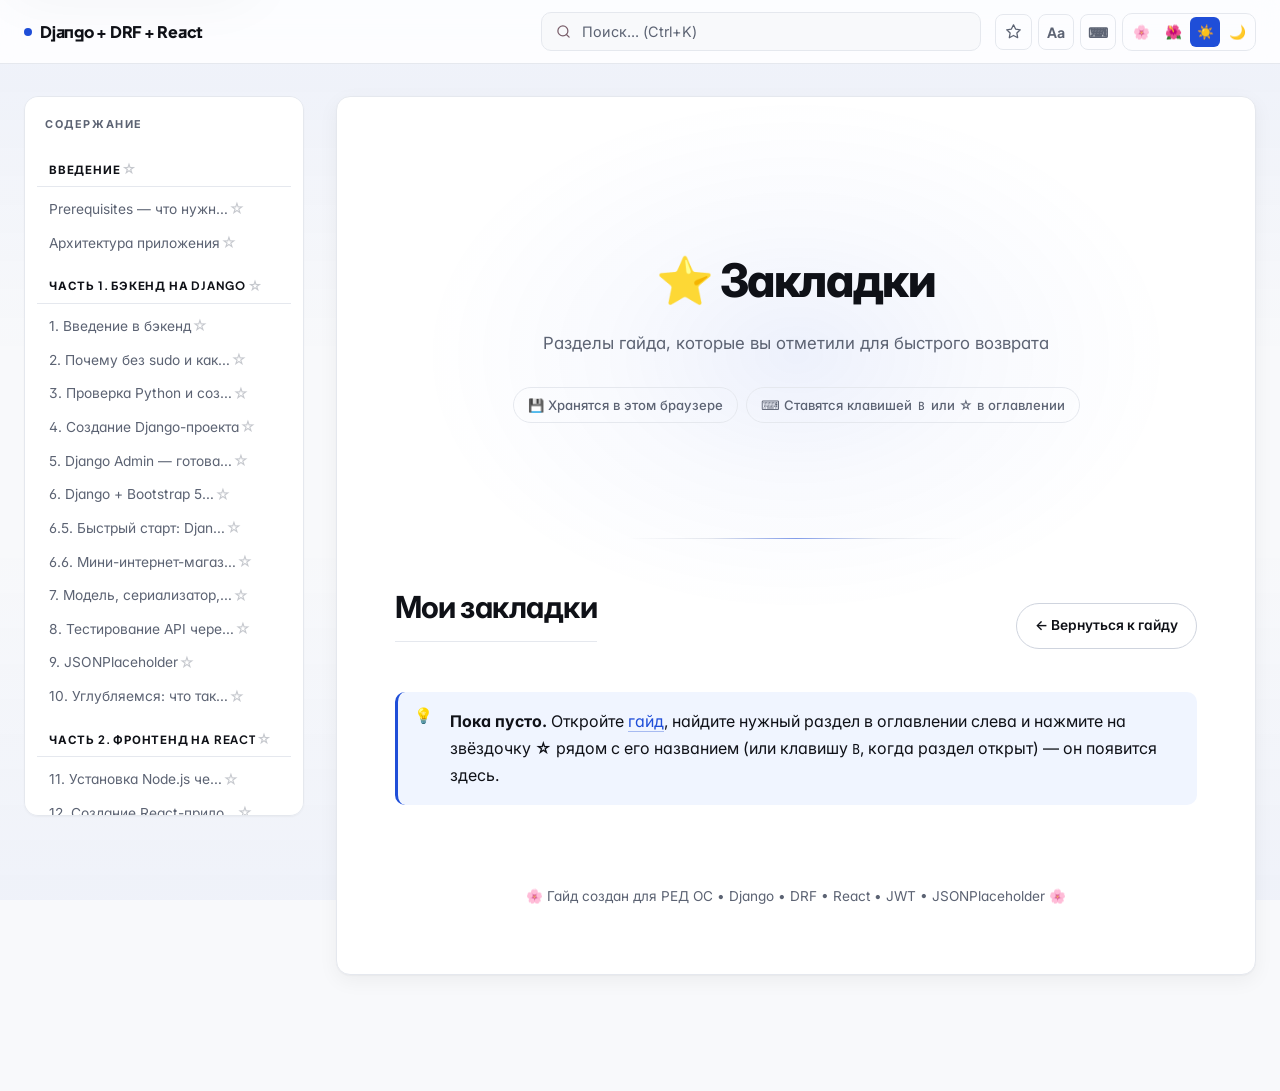
<file: bookmarks.html>
<!DOCTYPE html>
<html lang="ru" data-theme="rose" data-font="modern">
<head>
<meta charset="UTF-8">
<meta name="viewport" content="width=device-width, initial-scale=1.0">
<meta name="description" content="Закладки гайда Django + DRF + React: разделы, сохранённые в этом браузере.">
<meta name="theme-color" content="#fdf2f6" id="metaThemeColor">
<title>⭐ Закладки — Full-Stack гайд Django + DRF + React</title>
<link rel="preconnect" href="https://fonts.googleapis.com">
<link rel="preconnect" href="https://fonts.gstatic.com" crossorigin>
<link href="https://fonts.googleapis.com/css2?family=Inter:wght@400;500;600;700&family=Plus+Jakarta+Sans:wght@500;600;700;800&family=Manrope:wght@500;600;700;800&family=Fraunces:opsz,wght@9..144,500;9..144,600;9..144,700&family=JetBrains+Mono:wght@400;500&display=swap" rel="stylesheet">

<link rel="stylesheet" href="css/fonts.css">
<link rel="stylesheet" href="css/themes.css">
<link rel="stylesheet" href="css/base.css">
<link rel="stylesheet" href="css/layout.css">
<link rel="stylesheet" href="css/components.css">
<link rel="stylesheet" href="css/style.css">
<link rel="stylesheet" href="css/responsive.css">
</head>
<body>

<a href="#content" class="skip-link">Перейти к содержимому</a>

<div id="readingBar" aria-hidden="true"><div id="readingBarFill"></div></div>

<header>
  <div class="brand"><span>Django + DRF + React</span></div>
  <input type="text" id="search" placeholder="Поиск... (Ctrl+K)" autocomplete="off" aria-label="Поиск по гайду">
  <div class="header-btns">
    <a class="icon-btn bm-page-link" href="bookmarks.html" title="Мои закладки"><svg viewBox="0 0 24 24" aria-hidden="true"><path d="M12 2.6l2.95 5.98 6.6.96-4.78 4.66 1.13 6.57L12 17.66l-5.9 3.11 1.13-6.57L2.45 9.54l6.6-.96L12 2.6z"/></svg><span class="bm-counter"></span></a>
    <button type="button" class="icon-btn" id="fontBtn" title="Шрифт" aria-label="Выбрать шрифт">Aa</button>
    <button type="button" class="icon-btn" id="hotkeysBtn" title="Горячие клавиши" aria-label="Показать горячие клавиши">⌨</button>
    <div class="theme-switch" role="group" aria-label="Цветовая тема">
      <button type="button" class="theme-btn" data-theme-btn="rose" title="Розовая" aria-label="Розовая тема">🌸</button>
      <button type="button" class="theme-btn" data-theme-btn="rose-dark" title="Тёмно-розовая" aria-label="Тёмно-розовая тема">🌺</button>
      <button type="button" class="theme-btn" data-theme-btn="light" title="Светлая" aria-label="Светлая тема">☀️</button>
      <button type="button" class="theme-btn" data-theme-btn="dark" title="Тёмная" aria-label="Тёмная тема">🌙</button>
    </div>
  </div>
</header>

<div class="layout">

  <!-- Оглавление как на главной: JS-ссылки на index.html#раздел + ☆-закладки.
       Сайдбар обязателен для класса .layout (сетка 2 колонки). -->
  <nav class="toc" aria-label="Содержание гайда">
    <h3>Содержание</h3>
    <ul id="bmToc"></ul>
  </nav>

  <main id="content">
    <section class="hero">
      <h1>⭐ Закладки</h1>
      <p>Разделы гайда, которые вы отметили для быстрого возврата</p>
      <div class="meta-info">
        <span>💾 Хранятся в этом браузере</span>
        <span>⌨ Ставятся клавишей <code>B</code> или ☆ в оглавлении</span>
      </div>
    </section>

    <div class="bm-page-head">
      <h2 id="bm-list-title" style="margin-top:0">Мои закладки <span class="bm-count-badge" id="bmPageCount"></span></h2>
      <a class="btn-secondary" href="index.html">← Вернуться к гайду</a>
    </div>

    <!-- Список рендерит js/bookmarks-page.js из localStorage -->
    <ul class="bm-page-list" id="bmPageList"></ul>

    <!-- Пустое состояние: hidden управляется скриптом -->
    <div class="callout tip" id="bmPageEmpty" hidden>
      <p><strong>Пока пусто.</strong> Откройте <a href="index.html">гайд</a>, найдите нужный раздел
      в оглавлении слева и нажмите на звёздочку <b>☆</b> рядом с его названием (или клавишу
      <kbd>B</kbd>, когда раздел открыт) — он появится здесь.</p>
    </div>

    <div class="bm-page-actions">
      <button type="button" class="mark-read danger" id="bmPageClear">🗑 Очистить все закладки</button>
    </div>

    <p class="footer-note">🌸 Гайд создан для РЕД ОС • Django • DRF • React • JWT • JSONPlaceholder 🌸</p>
  </main>
</div>

<button type="button" id="totop" title="Наверх" aria-label="Вернуться наверх">↑</button>

<div id="toast" role="status" aria-live="polite"></div>

<div class="modal-overlay" id="hotkeysModal" role="dialog" aria-modal="true" aria-label="Горячие клавиши">
  <div class="modal">
    <h2>Горячие клавиши</h2>
    <div class="hotkey-row"><span>Поиск по странице</span><kbd>Ctrl</kbd> + <kbd>K</kbd></div>
    <div class="hotkey-row"><span>Показать это окно</span><kbd>?</kbd></div>
    <div class="hotkey-row"><span>Печать / PDF</span><kbd>Ctrl</kbd> + <kbd>P</kbd></div>
    <div class="hotkey-row"><span>Наверх страницы</span><kbd>Home</kbd></div>
    <div class="hotkey-row"><span>В самый низ</span><kbd>End</kbd></div>
    <button type="button" class="modal-close">Закрыть</button>
  </div>
</div>

<div class="modal-overlay" id="fontModal" role="dialog" aria-modal="true" aria-label="Выбор шрифта">
  <div class="modal">
    <h2>Шрифт гайда</h2>
    <p class="muted small" style="margin:0 0 8px">Выберите пресет — выбор сохранится в браузере.</p>
    <div class="font-grid">
      <button type="button" class="font-opt" data-font-opt="modern">
        <div><div class="name">Modern</div><div class="sample">Plus Jakarta Sans + Inter</div></div>
        <div class="check"></div>
      </button>
      <button type="button" class="font-opt" data-font-opt="geometric">
        <div><div class="name">Geometric</div><div class="sample">Manrope + Inter</div></div>
        <div class="check"></div>
      </button>
      <button type="button" class="font-opt" data-font-opt="classic">
        <div><div class="name">Classic</div><div class="sample">Fraunces + Inter (с засечками)</div></div>
        <div class="check"></div>
      </button>
      <button type="button" class="font-opt" data-font-opt="system">
        <div><div class="name">System</div><div class="sample">Нативные системные шрифты</div></div>
        <div class="check"></div>
      </button>
    </div>
    <button type="button" class="modal-close">Закрыть</button>
  </div>
</div>

<script src="js/ui.js" defer></script>
<script src="js/theme.js" defer></script>
<script src="js/idmap.js" defer></script>
<script>window.GUIDE_SECTIONS=["intro-all","prerequisites","architecture","intro","no-sudo","python","django","django-admin","django-bootstrap5","quickstart","shop","api","test-api","jsonplaceholder","deeper","nvm","react","proxy","react-code","jwt","test","run-all","git-intro","extended-model","auth-register","tests","env-config","db-schema","auth-compare","db-python","postgresql","deploy","cors-deep","troubleshooting","glossary","faq","cheatsheet","summary","export"];</script>
<script src="js/progress.js" defer></script>
<script src="js/search.js" defer></script>
<script src="js/bookmarks-page.js" defer></script>
<script src="js/main.js" defer></script>

</body>
</html>
</file>
<file: css/fonts.css>
:root {
  --font-body: 'Inter', -apple-system, BlinkMacSystemFont, "Segoe UI", Roboto, sans-serif;
  --font-head: 'Plus Jakarta Sans', 'Inter', sans-serif;
  --font-mono: 'JetBrains Mono', 'Fira Code', 'SF Mono', Consolas, monospace;
}

html[data-font="geometric"] {
  --font-head: 'Manrope', 'Inter', sans-serif;
}

html[data-font="classic"] {
  --font-head: 'Fraunces', Georgia, 'Times New Roman', serif;
  --font-body: 'Inter', Georgia, serif;
}

html[data-font="system"] {
  --font-body: system-ui, -apple-system, "Segoe UI", Roboto, sans-serif;
  --font-head: system-ui, -apple-system, "Segoe UI", Roboto, sans-serif;
}
</file>
<file: css/themes.css>
/* ═══════════════════════════════════════════════════════════════
   ФИЛОСОФИЯ
   ─────────────────────────────────────────────────────────────
   • ОДИН акцент — не три.
   • Фон однотонный.
   • Тени нейтральные, многослойные.
   • Розовая тема — реально розовая, не бежевая.
   ═══════════════════════════════════════════════════════════════ */


/* ═══════════════ ROSE (light, default) ═══════════════ */
:root, html[data-theme="rose"] {
  --bg: #fdf2f6;
  --bg-alt: #ffffff;
  --bg-elev: #ffffff;
  --bg-code: #17110f;
  --bg-code-2: #211917;
  --fg: #1c1218;
  --fg-muted: #7a5f6b;
  --fg-code: #ede5e2;

  --accent:        #b81c5c;
  --accent-2:      #8c1244;
  --accent-3:      #d8548a;
  --accent-grad:   #b81c5c;
  --accent-grad-h: #8c1244;
  --accent-soft:   #fbe1ea;
  --accent-glow:   rgba(28, 18, 24, .06);

  --border:        #f2dfe8;
  --border-strong: #e2c5d4;
  --border-glow:   rgba(28, 18, 24, .08);

  --shadow-sm: 0 1px 2px rgba(28,18,24,.04);
  --shadow:    0 1px 2px rgba(28,18,24,.04),
               0 6px 20px rgba(28,18,24,.05);
  --shadow-lg: 0 2px 4px rgba(28,18,24,.04),
               0 14px 40px rgba(28,18,24,.08),
               0 32px 64px rgba(28,18,24,.05);
  --shadow-inset: inset 0 1px 0 rgba(255,255,255,.9);

  --note-bg:   #fdeef4;  --note-border:   #b81c5c;
  --warn-bg:   #fbf6ea;  --warn-border:   #b8862a;
  --ok-bg:     #eef8f2;  --ok-border:     #2f8e63;
  --danger-bg: #fdf3f4;  --danger-border: #c24a56;
  --info-bg:   #eef3fb;  --info-border:   #3b6cb3;

  --card-bg: #ffffff;

  --aurora-1: transparent;
  --aurora-2: transparent;
  --aurora-3: transparent;

  --radius: 14px;
  --radius-sm: 10px;
  --radius-xs: 6px;
  --transition: .18s cubic-bezier(.22,1,.36,1);

  color-scheme: light;
}


/* ═══════════════ ROSE DARK ═══════════════ */
html[data-theme="rose-dark"] {
  --bg: #14060d;
  --bg-alt: #1c0a14;
  --bg-elev: #24101b;
  --bg-code: #050203;
  --bg-code-2: #100609;
  --fg: #f7e9f0;
  --fg-muted: #b48ba1;
  --fg-code: #f7e9f0;

  --accent:        #ff8ab8;
  --accent-2:      #ffb0cc;
  --accent-3:      #d95a8f;
  --accent-grad:   #ff8ab8;
  --accent-grad-h: #ffb0cc;
  --accent-soft:   #2e0f1e;
  --accent-glow:   rgba(0,0,0,.4);

  --border:        #2a0f1c;
  --border-strong: #45192d;
  --border-glow:   rgba(0,0,0,.5);

  --shadow-sm: 0 1px 2px rgba(0,0,0,.5);
  --shadow:    0 1px 2px rgba(0,0,0,.4),
               0 10px 30px rgba(0,0,0,.45);
  --shadow-lg: 0 4px 8px rgba(0,0,0,.4),
               0 20px 56px rgba(0,0,0,.55),
               0 48px 88px rgba(0,0,0,.35);
  --shadow-inset: inset 0 1px 0 rgba(255,255,255,.04);

  --note-bg:   #24101b;  --note-border:   #ff8ab8;
  --warn-bg:   #22190c;  --warn-border:   #e0b062;
  --ok-bg:     #0e1f18;  --ok-border:     #58c191;
  --danger-bg: #241016;  --danger-border: #ef7d92;
  --info-bg:   #101a2c;  --info-border:   #7ca8ff;

  --card-bg: #1c0a14;

  --aurora-1: transparent;
  --aurora-2: transparent;
  --aurora-3: transparent;

  --radius: 14px;
  --radius-sm: 10px;
  --radius-xs: 6px;
  --transition: .18s cubic-bezier(.22,1,.36,1);

  color-scheme: dark;
}


/* ═══════════════ LIGHT ═══════════════ */
html[data-theme="light"] {
  --bg: #f8f9fb;
  --bg-alt: #ffffff;
  --bg-elev: #ffffff;
  --bg-code: #0e1420;
  --bg-code-2: #1a2030;
  --fg: #0f1117;
  --fg-muted: #5c6373;
  --fg-code: #e6ebf3;

  --accent:        #1f4ed8;
  --accent-2:      #1738a8;
  --accent-3:      #4a76f0;
  --accent-grad:   #1f4ed8;
  --accent-grad-h: #1738a8;
  --accent-soft:   #eaf0ff;
  --accent-glow:   rgba(15,17,23,.06);

  --border:        #e5e8ee;
  --border-strong: #cfd4de;
  --border-glow:   rgba(15,17,23,.08);

  --shadow-sm: 0 1px 2px rgba(15,17,23,.04);
  --shadow:    0 1px 2px rgba(15,17,23,.04),
               0 6px 20px rgba(15,17,23,.05);
  --shadow-lg: 0 2px 4px rgba(15,17,23,.04),
               0 14px 40px rgba(15,17,23,.08),
               0 32px 64px rgba(15,17,23,.05);
  --shadow-inset: inset 0 1px 0 rgba(255,255,255,.9);

  --note-bg:   #f0f5ff;  --note-border:   #1f4ed8;
  --warn-bg:   #fbf6ea;  --warn-border:   #b8862a;
  --ok-bg:     #eef8f2;  --ok-border:     #2f8e63;
  --danger-bg: #fdf3f4;  --danger-border: #c24a56;
  --info-bg:   #eef3fb;  --info-border:   #3b6cb3;

  --card-bg: #ffffff;
  --aurora-1: transparent;
  --aurora-2: transparent;
  --aurora-3: transparent;

  --radius: 14px;
  --radius-sm: 10px;
  --radius-xs: 6px;
  --transition: .18s cubic-bezier(.22,1,.36,1);

  color-scheme: light;
}


/* ═══════════════ DARK ═══════════════ */
html[data-theme="dark"] {
  --bg: #0a0c10;
  --bg-alt: #12151b;
  --bg-elev: #1a1e26;
  --bg-code: #04060a;
  --bg-code-2: #0f1218;
  --fg: #eceff5;
  --fg-muted: #8b91a0;
  --fg-code: #eceff5;

  --accent:        #79a2ff;
  --accent-2:      #a4c2ff;
  --accent-3:      #5c8ce8;
  --accent-grad:   #79a2ff;
  --accent-grad-h: #a4c2ff;
  --accent-soft:   #1a2138;
  --accent-glow:   rgba(0,0,0,.4);

  --border:        #1f232c;
  --border-strong: #333a48;
  --border-glow:   rgba(0,0,0,.5);

  --shadow-sm: 0 1px 2px rgba(0,0,0,.5);
  --shadow:    0 1px 2px rgba(0,0,0,.4),
               0 10px 30px rgba(0,0,0,.45);
  --shadow-lg: 0 4px 8px rgba(0,0,0,.4),
               0 20px 56px rgba(0,0,0,.55),
               0 48px 88px rgba(0,0,0,.35);
  --shadow-inset: inset 0 1px 0 rgba(255,255,255,.04);

  --note-bg:   #121a2c;  --note-border:   #79a2ff;
  --warn-bg:   #22190c;  --warn-border:   #e0b062;
  --ok-bg:     #0e1f18;  --ok-border:     #58c191;
  --danger-bg: #241016;  --danger-border: #ef7d92;
  --info-bg:   #101a2c;  --info-border:   #79a2ff;

  --card-bg: #12151b;
  --aurora-1: transparent;
  --aurora-2: transparent;
  --aurora-3: transparent;

  --radius: 14px;
  --radius-sm: 10px;
  --radius-xs: 6px;
  --transition: .18s cubic-bezier(.22,1,.36,1);

  color-scheme: dark;
}
</file>
<file: css/base.css>
*, *::before, *::after { box-sizing: border-box; }

html {
  scroll-behavior: smooth;
  scroll-padding-top: 120px;
  -webkit-text-size-adjust: 100%;
}

html.no-transition,
html.no-transition *,
html.no-transition *::before,
html.no-transition *::after {
  transition: none !important;
}

@media (prefers-reduced-motion: reduce) {
  html { scroll-behavior: auto; }
  *, *::before, *::after {
    animation-duration: .01ms !important;
    animation-iteration-count: 1 !important;
    transition-duration: .01ms !important;
  }
}

body {
  margin: 0;
  font-family: var(--font-body);
  font-size: 16px;
  line-height: 1.7;
  font-feature-settings: "cv02", "cv03", "cv04", "cv11", "ss01";
  -webkit-font-smoothing: antialiased;
  -moz-osx-font-smoothing: grayscale;
  background: var(--bg);
  color: var(--fg);
  overflow-x: hidden;
  padding-bottom: 84px;
  min-height: 100vh;
  position: relative;
}

/* Тонкая акцентная подложка — вертикальный градиент, никаких blob'ов */
body::before {
  content: "";
  position: fixed;
  inset: 0;
  pointer-events: none;
  z-index: 0;
  background: linear-gradient(
    180deg,
    color-mix(in srgb, var(--accent) 5%, transparent) 0%,
    transparent 40%,
    transparent 60%,
    color-mix(in srgb, var(--accent) 4%, transparent) 100%
  );
}
body::after { content: none; }

body > * { position: relative; z-index: 1; }

/* ═══════════ Custom scrollbar ═══════════ */
* { scrollbar-width: thin; scrollbar-color: var(--border-strong) transparent; }
*::-webkit-scrollbar { width: 10px; height: 10px; }
*::-webkit-scrollbar-track { background: transparent; }
*::-webkit-scrollbar-thumb {
  background: var(--border-strong);
  border-radius: 20px;
  border: 3px solid var(--bg);
}
*::-webkit-scrollbar-thumb:hover { background: var(--fg-muted); }

/* ═══════════ Typography ═══════════ */
h1, h2, h3, h4, h5 {
  font-family: var(--font-head);
  line-height: 1.25;
  letter-spacing: -.018em;
  color: var(--fg);
}

h2 {
  font-weight: 700;
  font-size: clamp(1.5rem, 1.1rem + 1.4vw, 1.9rem);
  margin: 72px 0 24px;
  padding-bottom: 16px;
  border-bottom: 1px solid var(--border);
  position: relative;
  scroll-margin-top: 110px;
}
/* Полоска под заголовком h2 — ровно по ширине текста.
   JS (js/toc.js) оборачивает текст h2 в <span class="h2-line">, полоска
   рисуется через ::after этого span'а и ложится на border-bottom самого h2. */
h2 { display: block; }
h2 > .h2-line { display: inline-block; position: relative; }
h2 > .h2-line::after {
  content: "";
  position: absolute;
  bottom: -17px; left: 0; right: 0;
  height: 3px;
  border-radius: 2px;
  background: var(--accent);
}

h3 {
  font-weight: 700;
  font-size: clamp(1.1rem, 1rem + .5vw, 1.32rem);
  margin: 44px 0 14px;
  color: var(--fg);
  position: relative;
  padding-left: 18px;
  scroll-margin-top: 96px;
}
/* Тонкая акцентная полоска по ширине текста заголовков h3 — так же, как у h2.
   JS оборачивает текст h3[id] в span.h3-line (см. js/toc.js). */
h3 > .h3-line { display: inline-block; position: relative; }
h3 > .h3-line::after {
  content: "";
  position: absolute;
  bottom: -10px; left: 0; right: 0;
  height: 2px;
  border-radius: 2px;
  background: color-mix(in srgb, var(--accent) 55%, transparent);
}
h3::before {
  content: "";
  position: absolute;
  left: 0;
  top: .38em;
  bottom: .38em;
  width: 3px;
  border-radius: 2px;
  background: var(--accent);
}

h3:has(.h-icon) {
  padding-left: 0;
  display: flex;
  align-items: center;
  gap: 12px;
  flex-wrap: wrap;
}
h3:has(.h-icon)::before { content: none; }

.h-icon {
  display: inline-block;
  font-size: 1.25em;
  line-height: 1;
  flex-shrink: 0;
  transform: translateY(-1px);
}

h4 {
  font-weight: 700;
  font-size: 1rem;
  margin: 28px 0 10px;
}

p { margin: 14px 0; }

a {
  color: var(--accent);
  text-decoration: none;
  border-bottom: 1px solid color-mix(in srgb, var(--accent) 35%, transparent);
  transition: color .15s, border-color .15s;
}
a:hover {
  color: var(--accent-2);
  border-bottom-color: var(--accent-2);
}

ul, ol { padding-left: 22px; }
li { margin: 6px 0; }
li::marker { color: var(--fg-muted); }

:focus-visible {
  outline: 2px solid var(--accent);
  outline-offset: 3px;
  border-radius: 6px;
}

.muted { color: var(--fg-muted); }
.small { font-size: .88rem; }
.mt-md { margin-top: 12px; }
.footer-note {
  text-align: center;
  margin-top: 60px;
  color: var(--fg-muted);
  font-size: .85rem;
}
.sr-only {
  position: absolute; width: 1px; height: 1px;
  padding: 0; margin: -1px; overflow: hidden;
  clip: rect(0,0,0,0); white-space: nowrap; border: 0;
}

.skip-link {
  position: fixed;
  top: 12px;
  left: 12px;
  z-index: 10000;
  padding: 12px 20px;
  background: var(--fg);
  color: var(--bg);
  font-weight: 600;
  border-radius: 8px;
  border: none;
  box-shadow: var(--shadow-lg);
  transform: translateY(-200%);
  transition: transform .2s cubic-bezier(.22,1,.36,1);
}
.skip-link:focus {
  transform: translateY(0);
  outline: 2px solid var(--accent);
  outline-offset: 3px;
}

::selection {
  background: color-mix(in srgb, var(--accent) 22%, transparent);
  color: var(--fg);
}
</file>
<file: css/layout.css>
/* ═══════════ PROGRESS BAR ═══════════ */
#readingBar {
  position: fixed;
  top: 0; left: 0; right: 0;
  height: 2px;
  z-index: 9999;
  background: transparent;
}
#readingBarFill {
  height: 100%;
  width: 0;
  background: var(--accent);
  transition: width .1s linear;
}

/* ═══════════ HEADER ═══════════
   padding рассчитан так, чтобы край ⚡ в brand совпадал
   с краем TOC, а край кнопок — с краем main.
   Значение 1420px идентично .layout { max-width }             */
header {
  position: sticky;
  top: 0;
  z-index: 100;
  padding: 12px max(24px, calc((100% - 1420px)/2 + 24px));
  display: flex;
  align-items: center;
  gap: 14px;
  background: color-mix(in srgb, var(--bg-alt) 85%, transparent);
  backdrop-filter: blur(12px) saturate(140%);
  -webkit-backdrop-filter: blur(12px) saturate(140%);
  border-bottom: 1px solid var(--border);
  transition: background var(--transition), border-color var(--transition);
}
header::after { content: none; }

.brand {
  display: flex;
  align-items: center;
  gap: 8px;
  font-family: var(--font-head);
  font-weight: 800;
  font-size: 1rem;
  letter-spacing: -.015em;
  white-space: nowrap;
  user-select: none;
  color: var(--fg);
}
.brand::before {
  content: "";
  display: inline-block;
  width: 8px;
  height: 8px;
  border-radius: 50%;
  background: var(--accent);
}

/* ═══════════ SEARCH ═══════════ */
#search {
  flex: 1;
  max-width: 440px;
  margin-left: auto;
  padding: 10px 16px 10px 40px;
  border: 1px solid var(--border);
  border-radius: 10px;
  background: var(--bg);
  color: var(--fg);
  font-family: inherit;
  font-size: .9rem;
  transition: border-color .15s, background .15s;
  background-image: url("data:image/svg+xml;utf8,<svg xmlns='http://www.w3.org/2000/svg' width='15' height='15' fill='none' stroke='%237a5f6b' stroke-width='2' stroke-linecap='round' viewBox='0 0 24 24'><circle cx='11' cy='11' r='8'/><path d='m21 21-4.3-4.3'/></svg>");
  background-repeat: no-repeat;
  background-position: 14px center;
}
#search:focus {
  outline: none;
  border-color: var(--accent);
  background: var(--bg-alt);
}
#search::placeholder { color: var(--fg-muted); }

/* ═══════════ HEADER BUTTONS ═══════════ */
.header-btns { display: flex; align-items: center; gap: 6px; }

.icon-btn {
  width: 36px;
  height: 36px;
  border-radius: 8px;
  border: 1px solid var(--border);
  background: transparent;
  color: var(--fg-muted);
  cursor: pointer;
  display: grid;
  place-items: center;
  font-size: .88rem;
  font-family: var(--font-head);
  font-weight: 700;
  transition: border-color .15s, color .15s, background .15s;
}
.icon-btn:hover {
  border-color: var(--border-strong);
  color: var(--fg);
  background: color-mix(in srgb, var(--fg) 4%, transparent);
}
.icon-btn:active { transform: translateY(1px); }

.theme-switch {
  display: flex;
  gap: 2px;
  padding: 3px;
  border-radius: 10px;
  background: transparent;
  border: 1px solid var(--border);
}
.theme-btn {
  width: 30px; height: 30px;
  border-radius: 6px;
  border: none;
  background: transparent;
  color: var(--fg);
  cursor: pointer;
  font-size: .85rem;
  display: grid;
  place-items: center;
  transition: background .15s;
}
.theme-btn:hover {
  background: color-mix(in srgb, var(--fg) 6%, transparent);
}
.theme-btn.active {
  background: var(--accent);
}
.theme-btn.active::after { content: none; }

/* ═══════════ LAYOUT ═══════════
   1420px — должно совпадать с хедером выше                     */
.layout {
  display: grid;
  grid-template-columns: 280px minmax(0, 1fr);
  max-width: 1420px;
  margin: 0 auto;
  padding: 32px 24px;
  gap: 32px;
  align-items: start;
}

/* ═══════════ SIDEBAR (TOC) ═══════════ */
nav.toc {
  position: sticky;
  top: 88px;
  max-height: calc(100vh - 180px);
  overflow-y: auto;
  padding: 20px 12px;
  background: var(--bg-alt);
  border: 1px solid var(--border);
  border-radius: var(--radius);
  box-shadow: var(--shadow-sm);
  font-size: .9rem;
  transition: background var(--transition), border-color var(--transition);
}
nav.toc h3 {
  margin: 0 0 14px 8px;
  padding: 0;
  font-size: .68rem;
  font-weight: 700;
  letter-spacing: 1.6px;
  text-transform: uppercase;
  color: var(--fg-muted);
  display: block;
  border: none;
}
nav.toc h3::before { content: none; }

nav.toc ul { list-style: none; padding: 0; margin: 0; }
nav.toc li { margin: 1px 0; }

nav.toc a {
  display: block;
  padding: 7px 12px;
  color: var(--fg-muted);
  text-decoration: none;
  border-radius: 6px;
  font-size: .86rem;
  line-height: 1.4;
  transition: color .15s, background .15s, padding .15s;
  position: relative;
  border-bottom: none;
}
nav.toc a:hover {
  color: var(--fg);
  background: color-mix(in srgb, var(--fg) 4%, transparent);
}
nav.toc a.active {
  color: var(--accent);
  background: var(--accent-soft);
  font-weight: 600;
}
nav.toc a.active::before {
  content: "";
  position: absolute;
  left: 0;
  top: 50%;
  transform: translateY(-50%);
  width: 2px;
  height: 60%;
  background: var(--accent);
  border-radius: 2px;
}

/* Кнопка «Отметить как изученное» — скрыта до прихода в конец раздела.
   Показывает её js/progress.js (класс .visible), когда пользователь дочитал
   раздел: кнопка появляется ровно там, где закончился текст. */
.mark-read { opacity: 0; visibility: hidden; }
.mark-read.visible { opacity: 1; visibility: visible; }
@media (prefers-reduced-motion: reduce) {
  .mark-read { opacity: 1; visibility: visible; }
}

/* Групповые заголовки TOC — работают и для <a>, и для <span> */
nav.toc .toc-part {
  display: block;
  padding: 14px 12px 8px;
  margin: 14px 0 6px;
  font-family: var(--font-head);
  font-weight: 700;
  font-size: .72rem;
  text-transform: uppercase;
  letter-spacing: .8px;
  color: var(--fg);
  border-bottom: 1px solid var(--border);
  border-radius: 0;
}
nav.toc .toc-part:first-child { margin-top: 0; }
nav.toc .toc-part:hover {
  color: var(--accent);
  background: transparent;
  padding-left: 12px;
}
nav.toc .toc-part.active {
  color: var(--accent);
  background: transparent;
}
nav.toc .toc-part.active::before { display: none; }

nav.toc .ico { display: none; }

/* ═══════════ ДВУХУРОВНЕВОЕ ДРЕВО (всё раскрыто по умолчанию) ═══════════ */
nav.toc ul.toc-site > li.toc-group { margin: 0; }
nav.toc .toc-sub {
  list-style: none;
  padding: 0 0 4px 0;
  margin: 2px 0 6px;
}
nav.toc .toc-sub a {
  padding: 5px 10px 5px 20px;
  font-size: .8rem;
}

nav.toc .toc-current > .toc-part {
  color: var(--accent);
  border-bottom-color: var(--accent);
}
nav.toc .cur-dot {
  display: inline-block;
  width: 6px; height: 6px;
  border-radius: 50%;
  background: var(--accent);
  margin-left: 6px;
  vertical-align: middle;
}

nav.toc::-webkit-scrollbar { width: 6px; }
nav.toc::-webkit-scrollbar-thumb {
  background: var(--border-strong);
  border-radius: 3px;
  border: none;
}
nav.toc::-webkit-scrollbar-thumb:hover { background: var(--fg-muted); }

/* ═══════════ MAIN ═══════════ */
main {
  min-width: 0;
  background: var(--bg-alt);
  border-radius: var(--radius);
  padding: clamp(28px, 4vw, 56px) clamp(22px, 4.5vw, 60px);
  box-shadow: var(--shadow);
  border: 1px solid var(--border);
  transition: background var(--transition), border-color var(--transition);
}
/* Первый заголовок страницы — без гигантского отступа сверху */
main > h2:first-of-type,
main > section > h2:first-child { margin-top: 8px; }
</file>
<file: css/components.css>
/* ═══════════ WELCOME / PREREQ ═══════════ */
.welcome, .prereq {
  margin: 32px 0;
  padding: 26px 28px;
  background: var(--card-bg);
  border: 1px solid var(--border);
  border-radius: var(--radius);
  box-shadow: var(--shadow-sm);
}
.welcome::before, .prereq::before { content: none; }

.welcome h3, .prereq h3 {
  margin: 0 0 18px;
  padding: 0;
  font-size: 1.1rem;
  font-family: var(--font-head);
  color: var(--fg);
}
.welcome h3::before, .prereq h3::before { content: none; }

.welcome-grid {
  display: grid;
  grid-template-columns: repeat(auto-fit, minmax(210px, 1fr));
  gap: 12px;
}
.welcome-item {
  padding: 14px 16px;
  background: var(--bg);
  border: 1px solid var(--border);
  border-radius: 10px;
  transition: border-color .15s, background .15s;
  font-size: .9rem;
}
.welcome-item:hover {
  border-color: var(--border-strong);
  background: var(--accent-soft);
}
.welcome-item b {
  display: block;
  margin-bottom: 4px;
  font-family: var(--font-head);
  color: var(--fg);
  font-size: .92rem;
  font-weight: 700;
}

/* ═══════════ ARCH ═══════════ */
.arch {
  margin: 24px 0;
  padding: 24px;
  background: var(--bg-code);
  color: var(--fg-code);
  border-radius: var(--radius);
  overflow-x: auto;
  box-shadow: var(--shadow);
  font-family: var(--font-mono);
  font-size: .78rem;
  line-height: 1.55;
  position: relative;
}
.arch::before { content: none; }
.arch pre {
  background: transparent;
  padding: 0;
  margin: 0;
  box-shadow: none;
  border: none;
}
.arch pre::before { content: none; }
.arch pre .lang-tag,
.arch pre .copy-btn { display: none; }

/* ═══════════ CARDS ═══════════ */
.card-grid {
  display: grid;
  grid-template-columns: repeat(auto-fit, minmax(230px, 1fr));
  gap: 14px;
  margin: 24px 0;
}
.card {
  padding: 20px 22px;
  background: var(--card-bg);
  border: 1px solid var(--border);
  border-radius: var(--radius);
  transition: border-color .18s, box-shadow .18s, transform .18s;
  box-shadow: var(--shadow-sm);
}
.card::before { content: none; }
.card:hover {
  transform: translateY(-2px);
  border-color: var(--border-strong);
  box-shadow: var(--shadow);
}
.card h4 {
  margin: 0 0 6px;
  font-family: var(--font-head);
  font-size: .98rem;
  color: var(--fg);
  font-weight: 700;
}
.card p { margin: 0; font-size: .9rem; color: var(--fg-muted); }

/* ═══════════ CALLOUTS ═══════════ */
.callout {
  margin: 20px 0;
  padding: 16px 20px 16px 52px;
  border-radius: 10px;
  position: relative;
  border-left: 3px solid;
}
.callout::before {
  position: absolute;
  left: 16px; top: 16px;
  font-size: .95rem;
  line-height: 1;
}
.callout p { margin: 4px 0; }
.callout p:first-child { margin-top: 0; }
.callout p:last-child { margin-bottom: 0; }

.callout.tip    { background: var(--note-bg);   border-left-color: var(--note-border); }
.callout.tip::before    { content: "💡"; }
.callout.warn   { background: var(--warn-bg);   border-left-color: var(--warn-border); }
.callout.warn::before   { content: "⚠️"; }
.callout.ok     { background: var(--ok-bg);     border-left-color: var(--ok-border); }
.callout.ok::before     { content: "✅"; }
.callout.danger { background: var(--danger-bg); border-left-color: var(--danger-border); }
.callout.danger::before { content: "❌"; }
.callout.info   { background: var(--info-bg);   border-left-color: var(--info-border); }
.callout.info::before   { content: "ℹ️"; }

/* ═══════════ TABLES ═══════════ */
.table-wrap {
  margin: 22px 0;
  border-radius: 10px;
  overflow: auto;
  border: 1px solid var(--border);
}
table {
  border-collapse: collapse;
  width: 100%;
  font-size: .92rem;
  font-variant-numeric: tabular-nums;
}
th, td {
  border-bottom: 1px solid var(--border);
  padding: 12px 16px;
  text-align: left;
  vertical-align: top;
}
th {
  background: color-mix(in srgb, var(--fg) 3%, transparent);
  color: var(--fg);
  font-family: var(--font-head);
  font-weight: 700;
  font-size: .82rem;
  letter-spacing: .02em;
  white-space: nowrap;
  border-bottom: 1px solid var(--border-strong);
}
tbody tr:nth-child(even) {
  background: color-mix(in srgb, var(--fg) 2%, transparent);
}
tbody tr { transition: background .15s; }
tbody tr:hover {
  background: var(--accent-soft);
}
tbody tr:last-child td { border-bottom: none; }

.table-group {
  background: color-mix(in srgb, var(--fg) 5%, transparent) !important;
  color: var(--fg) !important;
  font-weight: 700 !important;
  font-family: var(--font-head) !important;
  letter-spacing: .3px;
  border-bottom: 1px solid var(--border-strong) !important;
}

table caption {
  caption-side: top;
  text-align: left;
  font-size: .85rem;
  color: var(--fg-muted);
  padding: 0 4px 8px;
}

/* ═══════════ CODE ═══════════ */
code, kbd { font-family: var(--font-mono); font-size: .86em; }

p code,
li code,
td code,
h4 code,
.welcome-item code,
.card p code {
  background: color-mix(in srgb, var(--accent) 8%, transparent);
  color: var(--accent);
  padding: 2px 7px;
  border-radius: 5px;
  font-weight: 500;
  border: 1px solid color-mix(in srgb, var(--accent) 14%, transparent);
  word-break: break-word;
  overflow-wrap: anywhere;
}
.card p code { font-size: .82em; }

pre {
  position: relative;
  background: var(--bg-code);
  color: var(--fg-code);
  padding: 44px 22px 22px;
  border-radius: 10px;
  overflow-x: auto;
  margin: 20px 0;
  box-shadow: var(--shadow);
  border: 1px solid rgba(255,255,255,.04);
  transition: box-shadow .2s;
}
pre:hover {
  box-shadow: var(--shadow-lg);
}
pre::before {
  content: "";
  position: absolute;
  top: 14px; left: 16px;
  width: 10px; height: 10px;
  border-radius: 50%;
  background: #ff5f57;
  box-shadow: 17px 0 0 #febc2e, 34px 0 0 #28c840;
}
pre .lang-tag {
  position: absolute;
  top: 12px; left: 72px;
  padding: 3px 10px;
  font-family: var(--font-mono);
  font-size: .66rem;
  background: rgba(255,255,255,.06);
  color: #a3a3a8;
  border-radius: 6px;
  border: 1px solid rgba(255,255,255,.08);
  letter-spacing: .5px;
  text-transform: uppercase;
}
pre code {
  background: none;
  color: inherit;
  padding: 0;
  font-size: .84rem;
  line-height: 1.7;
  border: none;
}
pre .copy-btn {
  position: absolute;
  top: 12px; right: 14px;
  background: rgba(255,255,255,.06);
  color: #ccc;
  border: 1px solid rgba(255,255,255,.1);
  padding: 6px 12px;
  font-family: inherit;
  font-size: .72rem;
  border-radius: 6px;
  cursor: pointer;
  opacity: 0;
  transition: opacity .2s, background .15s, color .15s;
  display: flex;
  align-items: center;
  gap: 5px;
}
pre .copy-btn::before { content: "📋"; }
pre:hover .copy-btn, pre .copy-btn:focus-visible { opacity: 1; }
pre .copy-btn:hover {
  background: var(--accent);
  color: #fff;
  border-color: var(--accent);
}
pre .copy-btn.copied {
  background: #2f8e63;
  color: #fff;
  border-color: #2f8e63;
  opacity: 1;
}
pre .copy-btn.copied::before { content: "✓"; }

/* ═══════════ MARK-READ + NEXT-SECTION ═══════════ */
.mark-read {
  display: inline-flex;
  align-items: center;
  justify-content: center;
  gap: 10px;
  margin: 2px 0 0;
  padding: 10px 22px;
  border: 1px solid var(--border-strong);
  background: var(--bg-alt);
  color: var(--fg-muted);
  border-radius: 30px;
  font-family: inherit;
  font-size: .86rem;
  font-weight: 600;
  cursor: pointer;
  transition: border-color .18s, color .18s, background .18s;
}
.mark-read::before {
  content: "✓";
  display: grid;
  place-items: center;
  width: 18px; height: 18px;
  border: 1.5px solid var(--border-strong);
  border-radius: 50%;
  color: transparent;
  font-weight: 800;
  font-size: .66rem;
  transition: all .18s;
}
.mark-read:hover {
  border-color: var(--accent);
  color: var(--accent);
}
.mark-read:hover::before {
  border-color: var(--accent);
  background: var(--accent-soft);
}
.mark-read.done {
  background: #2f8e63;
  border-color: #2f8e63;
  color: #fff;
}
.mark-read.done::before {
  background: #fff;
  color: #2f8e63;
  border-color: #fff;
}

/* Контейнер низа раздела: «Назад/Далее» + кнопки закладки и «Отметить как изученное» */
.section-footer {
  display: flex;
  flex-wrap: wrap;
  justify-content: center;
  align-items: center;
  gap: 12px;
  margin: 26px 0 14px;
}
.section-nav {
  display: flex;
  justify-content: space-between;
  align-items: stretch;
  gap: 12px;
  flex: 1 1 100%;
  min-width: 0;
}
.section-nav-spacer { flex: 1; }

/* Панель «Назад / Далее» убрана из DOM и потока: при переходах между
   разделами она вставлялась под заголовок активного раздела и выглядела
   как прилипший блок с чужими названиями. Навигация покрыта деревом TOC
   слева + горячими клавишами J/K. */
.section-nav-dock { display: none !important; }
.section-nav-link {
  flex: 0 1 48%;
  display: flex;
  flex-direction: column;
  gap: 3px;
  padding: 12px 16px;
  font-size: .84rem;
  border: 1px solid var(--border);
  border-radius: 12px;
  background: var(--bg-elev);
  text-decoration: none;
  transition: border-color .15s, box-shadow .15s, transform .15s;
}
.section-nav-link:hover {
  border-color: var(--accent);
  box-shadow: var(--shadow);
  transform: translateY(-1px);
}
.section-nav-link .dir {
  font-size: .72rem;
  font-weight: 700;
  letter-spacing: .04em;
  text-transform: uppercase;
  color: var(--accent);
}
.section-nav-link .ttl {
  font-size: .86rem;
  color: var(--fg);
  line-height: 1.35;
  display: -webkit-box;
  -webkit-line-clamp: 2;
  -webkit-box-orient: vertical;
  overflow: hidden;
}
.section-nav-link.prev { text-align: left; }
.section-nav-link.next { text-align: right; margin-left: auto; }

/* ═══════════ ЗАКЛАДКИ (звёздочки в оглавлении) ═══════════ */
/* Ссылки TOC — grid из двух колонок: [текст 1fr][звезда фикс. 20px].
   Звёздочки всех пунктов стоят строго в одной вертикальной колонне
   (flex+auto-margin раньше давал разброс из-за переноса длинных названий). */
nav.toc ul a[data-star] {
  display: grid;
  /* Ровно 2 колонки: текст | жёсткая колонка звёзд (24px).
     Третья «auto» убрана — из-за неё ширина текстовой колонки отличалась
     между ссылками с меткой текущей страницы и без неё, и звёзды гуляли
     по горизонтали. Метка теперь позиционируется абсолютно и на сетку
     не влияет. */
  grid-template-columns: minmax(0, 1fr) 24px;
  align-items: center;
  column-gap: 6px;
  padding-right: 10px;
  position: relative;
}
.bm-star {
  grid-column: 2;
  justify-self: center;
  align-self: center;
  display: inline-flex;
  align-items: center;
  justify-content: center;
  width: 18px;
  height: 18px;
  flex: none;
  box-sizing: border-box;
  text-align: center;
  font-size: .95rem;
  line-height: 1;
  color: var(--fg-muted);
  opacity: .35;
  cursor: pointer;
  user-select: none;
  transform-origin: 50% 50%;
  transition: opacity .15s, color .15s, transform .15s;
}
/* Сохранённая закладка: только цвет/яркость — без margin-смещений,
   иначе звёзды разъезжаются по горизонтали. */
.bm-star.active { margin-left: 0; }
nav.toc ul a[data-star]:hover .bm-star { opacity: .9; }
.bm-star:hover, .bm-star:focus-visible {
  color: #f59e0b;
  opacity: 1;
  transform: scale(1.25);
}
.bm-star:focus-visible { outline: 2px solid var(--accent); outline-offset: 2px; }
.bm-star.active { color: #f59e0b; opacity: 1; }
/* Звёздочка «текущий раздел» в шапке — не элемент сетки TOC */
.bm-star-current { width: auto; }

/* Ссылка «⭐ Закладки» под оглавлением */
.toc-bookmarks {
  margin-top: 14px;
  padding-top: 12px;
  border-top: 1px solid var(--border);
}
.toc-bookmarks a {
  display: flex;
  align-items: center;
  justify-content: space-between;
  gap: 8px;
  padding: 9px 12px;
  border-radius: 8px;
  border: 1px solid var(--border);
  background: color-mix(in srgb, #f59e0b 6%, var(--bg-alt));
  color: var(--fg);
  font-size: .86rem;
  font-weight: 600;
  text-decoration: none;
  transition: border-color .15s, background .15s;
}
.toc-bookmarks a:hover {
  border-color: #f59e0b;
  background: color-mix(in srgb, #f59e0b 12%, var(--bg-alt));
}
.bm-badge {
  min-width: 20px;
  padding: 1px 7px;
  border-radius: 10px;
  background: #f59e0b;
  color: #fff;
  font-size: .72rem;
  font-weight: 700;
  text-align: center;
}
.bm-badge:empty { display: none; }

/* ═══════════ СТРАНИЦА «ЗАКЛАДКИ» (bookmarks.html) ═══════════ */
.layout-single { grid-template-columns: minmax(0, 1fr); }
.bm-page-head {
  display: flex;
  align-items: center;
  justify-content: space-between;
  gap: 16px;
  flex-wrap: wrap;
  margin: 8px 0 18px;
}
.bm-count-badge {
  display: inline-block;
  min-width: 24px;
  padding: 2px 9px;
  border-radius: 12px;
  background: #f59e0b;
  color: #fff;
  font-size: .8rem;
  font-weight: 700;
  vertical-align: middle;
}
.bm-count-badge:empty { display: none; }
.btn-secondary {
  display: inline-flex;
  align-items: center;
  gap: 6px;
  padding: 10px 18px;
  border: 1px solid var(--border-strong);
  border-radius: 30px;
  background: var(--bg-alt);
  color: var(--fg);
  font-size: .86rem;
  font-weight: 600;
  text-decoration: none;
  transition: border-color .15s, color .15s;
}
.btn-secondary:hover { border-color: var(--accent); color: var(--accent); }

.bm-page-list { list-style: none; margin: 0 0 26px; padding: 0; }
.bm-item {
  display: flex;
  align-items: center;
  gap: 10px;
  padding: 12px 16px;
  margin-bottom: 8px;
  border: 1px solid var(--border);
  border-radius: 10px;
  background: var(--bg-elev);
  transition: border-color .15s;
}
.bm-item:hover { border-color: var(--border-strong); }
.bm-title {
  flex: 1;
  min-width: 0;
  color: var(--fg);
  text-decoration: none;
  font-weight: 600;
  font-size: .92rem;
  line-height: 1.35;
}
.bm-title::before { content: "⭐ "; }
.bm-title:hover { color: var(--accent); }
.bm-del {
  flex: none;
  width: 26px;
  height: 26px;
  padding: 0;
  font-size: 1.05rem;
  line-height: 1;
  color: var(--fg-muted);
  background: transparent;
  border: none;
  border-radius: 6px;
  cursor: pointer;
}
.bm-del:hover { color: var(--danger, #dc2626); background: color-mix(in srgb, #dc2626 8%, transparent); }

.bm-page-actions { display: flex; gap: 12px; }
.mark-read.danger { border-color: color-mix(in srgb, #dc2626 40%, var(--border-strong)); color: var(--danger, #dc2626); }
.mark-read.danger:hover { background: color-mix(in srgb, #dc2626 8%, var(--bg-alt)); border-color: #dc2626; }

/* ═══════════ FAQ ═══════════ */
.faq { margin: 22px 0; }
.faq-item {
  margin-bottom: 8px;
  border: 1px solid var(--border);
  border-radius: 10px;
  overflow: hidden;
  transition: border-color .18s;
  background: var(--bg-alt);
}
.faq-item:hover { border-color: var(--border-strong); }
.faq-item.open {
  border-color: var(--border-strong);
}

.faq-q {
  width: 100%;
  padding: 16px 20px;
  cursor: pointer;
  font-family: var(--font-head);
  font-weight: 600;
  font-size: .96rem;
  background: transparent;
  display: flex;
  align-items: center;
  justify-content: space-between;
  gap: 12px;
  user-select: none;
  color: var(--fg);
  border: none;
  text-align: left;
  transition: background .15s;
}
.faq-q:hover { background: color-mix(in srgb, var(--fg) 3%, transparent); }
.faq-q::after {
  content: "+";
  transition: transform .25s cubic-bezier(.22,1,.36,1);
  color: var(--fg-muted);
  font-size: 1.2rem;
  font-weight: 400;
  flex-shrink: 0;
  line-height: 1;
}
.faq-item.open .faq-q::after { transform: rotate(45deg); }

.faq-a {
  max-height: 0;
  overflow: hidden;
  transition: max-height .35s cubic-bezier(.22,1,.36,1), padding .25s;
  padding: 0 20px;
  color: var(--fg-muted);
}
.faq-item.open .faq-a {
  max-height: 2000px;
  padding: 16px 20px;
  border-top: 1px solid var(--border);
  background: var(--bg);
}

/* ═══════════ SEARCH MARKS + COUNTER ═══════════ */
mark.hit {
  background: #fde047;
  color: #1a202c;
  padding: 0 3px;
  border-radius: 3px;
}
mark.hit.current {
  background: var(--accent);
  color: #fff;
  scroll-margin-top: 150px;
}
#searchCounter {
  position: fixed;
  right: 24px;
  padding: 6px 14px;
  background: var(--fg);
  color: var(--bg);
  border-radius: 20px;
  font-size: .78rem;
  font-weight: 600;
  z-index: 200;
  box-shadow: var(--shadow);
  font-variant-numeric: tabular-nums;
  pointer-events: none;
  transition: top .2s;
}
#searchCounter:empty { display: none; }

/* ═══════════ TOTOP ═══════════ */
#totop {
  position: fixed;
  bottom: 96px; right: 24px;
  width: 44px; height: 44px;
  border-radius: 50%;
  border: 1px solid var(--border);
  background: var(--bg-alt);
  color: var(--fg);
  font-size: 1.1rem;
  cursor: pointer;
  box-shadow: var(--shadow);
  opacity: 0;
  pointer-events: none;
  transform: translateY(12px);
  transition: opacity .2s, transform .2s, border-color .15s;
  z-index: 500;
}
#totop.show {
  opacity: 1;
  pointer-events: auto;
  transform: translateY(0);
}
#totop:hover {
  border-color: var(--accent);
  color: var(--accent);
}

/* ═══════════ STUDY BAR ═══════════ */
#studyBar {
  position: fixed;
  left: 0; right: 0; bottom: 0;
  padding: 12px max(24px, calc((100% - 1420px)/2 + 24px));
  display: flex;
  align-items: center;
  gap: 16px;
  background: color-mix(in srgb, var(--bg-alt) 92%, transparent);
  backdrop-filter: blur(14px) saturate(140%);
  -webkit-backdrop-filter: blur(14px) saturate(140%);
  border-top: 1px solid var(--border);
  z-index: 400;
  font-size: .88rem;
  transition: background var(--transition);
}
#studyBar .icon {
  width: 34px; height: 34px;
  border-radius: 50%;
  background: var(--bg);
  border: 1px solid var(--border);
  display: grid;
  place-items: center;
  flex-shrink: 0;
}
#studyBar .icon::after { content: none; }
#studyBar .icon span {
  font-size: .66rem;
  font-weight: 700;
  color: var(--fg);
  font-variant-numeric: tabular-nums;
}
#studyBar .label strong { color: var(--fg); font-variant-numeric: tabular-nums; }
#studyBar .bar-track {
  flex: 1;
  height: 4px;
  background: var(--border);
  border-radius: 2px;
  overflow: hidden;
  max-width: 400px;
}
#studyBar .bar-fill {
  height: 100%;
  width: 0;
  background: var(--accent);
  border-radius: 2px;
  transition: width .4s cubic-bezier(.22,1,.36,1);
}
#studyBar .bar-btn {
  padding: 7px 12px;
  border-radius: 8px;
  background: transparent;
  border: 1px solid var(--border);
  color: var(--fg-muted);
  font-family: inherit;
  font-size: .8rem;
  cursor: pointer;
  transition: border-color .15s, color .15s;
  display: flex;
  align-items: center;
  gap: 6px;
  white-space: nowrap;
}
#studyBar .bar-btn:hover {
  border-color: var(--border-strong);
  color: var(--fg);
}
#studyBar .bar-btn.danger:hover {
  border-color: var(--danger-border);
  color: var(--danger-border);
}
#studyBar .spacer { margin-left: auto; }

#studyBar.complete {
  background: color-mix(in srgb, var(--bg-alt) 92%, transparent);
}
#studyBar.complete .label::after {
  content: " — готово 🎉";
  color: #2f8e63;
  font-weight: 700;
}

/* ═══════════ TOAST ═══════════ */
#toast {
  position: fixed;
  bottom: 100px;
  left: 50%;
  padding: 12px 22px;
  background: var(--fg);
  color: var(--bg);
  border-radius: 10px;
  font-family: var(--font-head);
  font-size: .88rem;
  font-weight: 600;
  box-shadow: var(--shadow-lg);
  opacity: 0;
  pointer-events: none;
  transform: translateX(-50%) translateY(16px);
  transition: opacity .25s, transform .25s cubic-bezier(.22,1,.36,1);
  z-index: 900;
  white-space: nowrap;
}
#toast.show {
  opacity: 1;
  transform: translateX(-50%) translateY(0);
}

/* ═══════════ MODAL ═══════════ */
.modal-overlay {
  position: fixed;
  inset: 0;
  background: rgba(10, 8, 12, .5);
  backdrop-filter: blur(6px);
  -webkit-backdrop-filter: blur(6px);
  display: none;
  place-items: center;
  z-index: 1000;
  padding: 20px;
}
.modal-overlay.show { display: grid; }

.modal {
  background: var(--bg-alt);
  border: 1px solid var(--border);
  border-radius: var(--radius);
  padding: 32px 36px;
  max-width: 520px;
  width: 100%;
  box-shadow: var(--shadow-lg);
  animation: modalIn .25s cubic-bezier(.22,1,.36,1);
  max-height: 90vh;
  overflow-y: auto;
}
@keyframes modalIn {
  from { opacity: 0; transform: translateY(10px) scale(.98); }
  to   { opacity: 1; transform: translateY(0) scale(1); }
}
.modal h2 {
  margin: 0 0 20px;
  border: none;
  padding: 0;
  font-family: var(--font-head);
  font-size: 1.2rem;
  font-weight: 700;
  display: flex;
  align-items: center;
  gap: 10px;
}

/* Обнуляем глобальный h2::before (полоску) внутри модалок —
   иначе эмодзи/иконка сплющивается в полоску 56×2px. */
.modal h2::before {
  content: none;
  position: static;
  width: auto;
  height: auto;
  background: none;
  box-shadow: none;
}
.modal h2::after { display: none; }

/* Иконки модалок — через отдельный псевдоэлемент, чтобы
   не конфликтовать с полоской h2::before базовой темы */
#hotkeysModal .modal h2::before { content: "⌨️"; font-size: 1.1em; line-height: 1; }
#fontModal    .modal h2::before { content: "Aa"; font-size: 1.05em; font-weight: 800; }

.hotkey-row {
  display: flex;
  align-items: center;
  justify-content: space-between;
  padding: 11px 0;
  border-bottom: 1px solid var(--border);
  font-size: .9rem;
}
.hotkey-row:last-child { border-bottom: none; }
.hotkey-row kbd {
  display: inline-block;
  padding: 3px 8px;
  background: var(--bg);
  border: 1px solid var(--border-strong);
  border-radius: 5px;
  font-family: var(--font-mono);
  font-size: .74rem;
  font-weight: 600;
  color: var(--fg);
}
.modal-close {
  margin-top: 20px;
  width: 100%;
  padding: 10px;
  border: 1px solid var(--border);
  background: transparent;
  border-radius: 8px;
  color: var(--fg-muted);
  cursor: pointer;
  font-family: inherit;
  font-size: .88rem;
  transition: border-color .15s, color .15s;
}
.modal-close:hover {
  border-color: var(--accent);
  color: var(--accent);
}

/* Font picker */
.font-grid { display: grid; gap: 8px; margin-top: 12px; }
.font-opt {
  display: flex;
  align-items: center;
  justify-content: space-between;
  padding: 14px 18px;
  border: 1px solid var(--border);
  border-radius: 10px;
  background: var(--bg-alt);
  cursor: pointer;
  transition: border-color .15s, background .15s;
  text-align: left;
  font-family: inherit;
}
.font-opt:hover {
  border-color: var(--border-strong);
}
.font-opt.active {
  border-color: var(--accent);
  background: var(--accent-soft);
}
.font-opt .name {
  font-weight: 700;
  font-family: var(--font-head);
  font-size: .96rem;
  color: var(--fg);
}
.font-opt .sample {
  font-size: .8rem;
  color: var(--fg-muted);
  margin-top: 3px;
}
.font-opt[data-font-opt="modern"]    .name { font-family: 'Plus Jakarta Sans', sans-serif; }
.font-opt[data-font-opt="geometric"] .name { font-family: 'Manrope', sans-serif; }
.font-opt[data-font-opt="classic"]   .name { font-family: 'Fraunces', serif; }
.font-opt[data-font-opt="system"]    .name { font-family: system-ui, sans-serif; }
.font-opt .check {
  width: 20px; height: 20px;
  border-radius: 50%;
  border: 1.5px solid var(--border-strong);
  display: grid;
  place-items: center;
  color: transparent;
  font-weight: 800;
  font-size: .66rem;
  flex-shrink: 0;
  margin-left: 12px;
  transition: all .15s;
}
.font-opt.active .check {
  background: var(--accent);
  border-color: var(--accent);
  color: #fff;
}
.font-opt.active .check::after { content: "✓"; }

/* ═══════════ TOOLTIPS ═══════════ */
code.has-tip {
  cursor: help;
  transition: background-color .15s, border-color .15s;
}
code.has-tip:hover,
code.has-tip:focus-visible {
  background: color-mix(in srgb, var(--accent) 16%, transparent);
  border-color: var(--accent);
}

#tooltip {
  position: fixed;
  z-index: 9999;
  padding: 9px 13px;
  background: var(--fg);
  color: var(--bg);
  border-radius: 8px;
  font-family: var(--font-body);
  font-size: .8rem;
  font-weight: 500;
  line-height: 1.5;
  text-align: left;
  max-width: min(340px, calc(100vw - 24px));
  box-shadow: var(--shadow-lg);
  pointer-events: none;
  opacity: 0;
  transform: translateY(4px);
  transition: opacity .15s, transform .15s;
}
#tooltip.show {
  opacity: 1;
  transform: translateY(0);
}
#tooltip::before {
  content: "";
  position: absolute;
  left: 50%;
  bottom: -5px;
  transform: translateX(-50%) rotate(45deg);
  width: 8px;
  height: 8px;
  background: var(--fg);
}
#tooltip.below::before {
  bottom: auto;
  top: -5px;
  transform: translateX(-50%) rotate(-135deg);
}
/* ═══════ Закладки: страница bookmarks.html (звёздочки в TOC — выше, блок «ЗАКЛАДКИ») ═══════ */
.bm-star.active { color: #f2b632; }
/* Кнопка «Мои закладки» в шапке: SVG-звезда + счётчик в одном flex-ряде,
   ничего не наезжает друг на друга на любых темах/размерах. */
.icon-btn.bm-page-link {
  text-decoration: none;
  width: auto;
  min-width: 36px;
  padding: 0 9px;
  gap: 5px;
  display: inline-flex;
  align-items: center;
  justify-content: center;
}
.icon-btn.bm-page-link svg {
  width: 17px; height: 17px;
  fill: none;
  stroke: currentColor;
  stroke-width: 1.8;
  stroke-linejoin: round;
  flex: none;
}
.icon-btn.bm-page-link.has-bm svg { fill: #f2b632; stroke: #e6a817; }
.bm-counter {
  min-width: 16px; height: 16px; padding: 0 4px;
  border-radius: 8px; background: var(--accent, #d6336c); color: #fff;
  font-size: 10px; font-weight: 700; line-height: 16px; text-align: center;
  font-family: var(--font-head, inherit);
}
.bm-counter:empty { display: none; }

/* ═══════════ PAGE CARDS (обложка index.html после разбивки на страницы) ═══════════ */
.page-card-list {
  display: grid;
  grid-template-columns: repeat(auto-fit, minmax(280px, 1fr));
  gap: 16px;
  margin: 24px 0 8px;
}
.page-card {
  display: flex;
  flex-direction: column;
  gap: 10px;
  padding: 22px 24px;
  background: var(--card-bg);
  border: 1px solid var(--border);
  border-radius: var(--radius);
  box-shadow: var(--shadow-sm);
  transition: border-color .18s, box-shadow .18s, transform .18s;
}
.page-card:hover {
  transform: translateY(-2px);
  border-color: var(--border-strong);
  box-shadow: var(--shadow);
}
.page-card-icon { font-size: 1.9rem; line-height: 1; }
.page-card h3 {
  margin: 0;
  font-family: var(--font-head);
  font-size: 1.05rem;
  font-weight: 700;
}
.page-card h3 a { color: var(--fg); text-decoration: none; }
.page-card h3 a:hover { color: var(--accent, #d6336c); }
.page-card p { margin: 0; color: var(--fg-muted); font-size: .9rem; line-height: 1.5; }
.page-card-sections {
  margin: 4px 0 2px;
  padding: 8px 0 0;
  border-top: 1px dashed var(--border);
  list-style: none;
  display: flex;
  flex-direction: column;
  gap: 5px;
  font-size: .88rem;
}
.page-card-sections li {
  position: relative;
  padding-left: 14px;
  line-height: 1.35;
}
.page-card-sections li::before {
  content: "";
  position: absolute;
  left: 0; top: .5em;
  width: 5px; height: 5px;
  border-radius: 50%;
  background: var(--accent, #d6336c);
  opacity: .55;
}
.page-card-sections a { color: var(--accent, #d6336c); text-decoration: none; }
.page-card-sections a:hover { text-decoration: underline; }
.page-card-open {
  margin-top: auto;
  align-self: flex-start;
}
</file>
<file: css/style.css>
/* ═══════════ HERO ═══════════ */
.hero {
  position: relative;
  text-align: center;
  padding: clamp(56px, 8vw, 104px) clamp(20px, 4vw, 56px) clamp(72px, 9vw, 120px);
  margin-bottom: 48px;
  background: transparent;
  border: none;
  box-shadow: none;
  overflow: visible;
}

/* Мягкое свечение за заголовком — радиальный градиент, не блоб.
   Очень низкая прозрачность (8% → 3% → 0) добавляет глубину,
   но не отвлекает. Работает в обеих темах, т.к. завязано на --accent. */
.hero::before {
  content: "";
  position: absolute;
  top: -12%;
  left: 50%;
  transform: translateX(-50%);
  width: min(760px, 92%);
  height: 130%;
  background: radial-gradient(
    ellipse at center,
    color-mix(in srgb, var(--accent) 8%, transparent) 0%,
    color-mix(in srgb, var(--accent) 3%, transparent) 35%,
    transparent 72%
  );
  pointer-events: none;
  z-index: 0;
}

/* Разделитель — градиентная линия, растворяется по краям,
   акцент в центре. Заменяет резкую 120×1px полоску. */
.hero::after {
  content: "";
  position: absolute;
  bottom: 0;
  left: 50%;
  transform: translateX(-50%);
  width: 60%;
  max-width: 340px;
  height: 1px;
  background: linear-gradient(
    90deg,
    transparent 0%,
    var(--border-strong) 25%,
    var(--accent) 50%,
    var(--border-strong) 75%,
    transparent 100%
  );
  opacity: .55;
}

.hero h1 {
  position: relative;
  z-index: 1;
  font-family: var(--font-head);
  font-weight: 800;
  font-size: clamp(1.9rem, 1rem + 3.2vw, 2.9rem);
  margin: 0 0 20px;
  letter-spacing: -.03em;
  line-height: 1.2;
  padding-bottom: 4px;
  color: var(--fg);
  text-wrap: balance;
}
html[data-font="classic"] .hero h1 { letter-spacing: -.01em; }

.hero > p {
  position: relative;
  z-index: 1;
  color: var(--fg-muted);
  font-size: 1.05rem;
  margin: 0 auto;
  max-width: 580px;
  line-height: 1.6;
  text-wrap: balance;
}

.hero .meta-info {
  position: relative;
  z-index: 1;
  display: flex;
  flex-wrap: wrap;
  gap: 8px;
  justify-content: center;
  margin-top: 30px;
}
.meta-info span {
  display: inline-flex;
  align-items: center;
  gap: 6px;
  padding: 6px 14px;
  border-radius: 20px;
  background: transparent;
  border: 1px solid var(--border);
  color: var(--fg-muted);
  font-weight: 500;
  font-size: .82rem;
  font-variant-numeric: tabular-nums;
  transition: border-color .15s, color .15s, background .15s;
}
.meta-info span:hover {
  border-color: var(--border-strong);
  color: var(--fg);
  background: color-mix(in srgb, var(--fg) 3%, transparent);
}

.hero .badges {
  position: relative;
  z-index: 1;
  display: flex;
  flex-wrap: wrap;
  gap: 6px;
  justify-content: center;
  margin-top: 18px;
}
.badge {
  padding: 5px 12px;
  border-radius: 18px;
  font-size: .76rem;
  font-weight: 600;
  background: transparent;
  color: var(--fg-muted);
  border: 1px solid var(--border);
  transition: border-color .15s, color .15s, background .15s;
  cursor: default;
}
.badge:hover {
  border-color: var(--accent);
  color: var(--accent);
  background: color-mix(in srgb, var(--accent) 6%, transparent);
}

/* ═══════════ REVEAL ═══════════ */
.reveal {
  opacity: 0;
  transform: translateY(16px);
  transition: opacity .6s cubic-bezier(.22,1,.36,1),
              transform .6s cubic-bezier(.22,1,.36,1);
}
.reveal.visible { opacity: 1; transform: none; }

/* ═══════════ PRINT ═══════════ */
@media print {
  header, nav.toc, #totop, #studyBar, #readingBar, #toast,
  .modal-overlay, .mark-read, .skip-link,
  .bm-star, .toc-bookmarks, .section-nav, .section-nav-dock,
  pre .copy-btn, pre::before, pre .lang-tag,
  body::before, .hero::before, .hero::after {
    display: none !important;
  }
  /* Подсветка кода в печати — всегда светлая тема, независимо от темы сайта */
  #hljs-theme { display: none !important; }
  pre code, pre code.hljs { color: #000 !important; background: transparent !important; }
  .hljs-keyword, .hljs-built_in, .hljs-name, .hljs-type { font-weight: bold !important; }
  .hljs-string, .hljs-attr, .hljs-symbol { color: #1a6b1a !important; }
  .hljs-comment { color: #777 !important; font-style: italic !important; }
  .hljs-number, .hljs-literal { color: #824a00 !important; }
  body { background: #fff; color: #000; padding: 0; font-size: 11pt; }
  .layout { display: block; padding: 0; max-width: none; }
  main {
    box-shadow: none; border: none; padding: 0;
    background: #fff; color: #000;
    backdrop-filter: none;
  }
  h2::before { background: #000 !important; }
  h3::before { background: #000 !important; }
  .hero h1 { color: #000 !important; }
  th, .table-group {
    background: #eee !important;
    color: #000 !important;
    border-bottom: 1px solid #000 !important;
  }
  pre {
    background: #f4f4f4 !important;
    color: #000 !important;
    border: 1px solid #ccc;
    page-break-inside: avoid;
    font-size: 9pt;
    white-space: pre-wrap;
    word-break: break-word;
  }
  pre code { color: #000 !important; }
  .callout {
    background: #f9f9f9 !important;
    border: 1px solid #ddd;
    border-left-width: 3px;
    page-break-inside: avoid;
  }
  h2, h3 { page-break-after: avoid; }
  table { page-break-inside: avoid; }
  a { color: #000; text-decoration: underline; }
  /* Печать/PDF: показываем URL внешних ссылок прямо в тексте */
  main a[href^="http"]::after {
    content: " (" attr(href) ")";
    font-size: 8.5pt;
    color: #555;
    text-decoration: none;
    word-break: break-all;
  }
}
</file>
<file: css/responsive.css>
@media (max-width: 1100px) {
  .layout { grid-template-columns: 270px 1fr; gap: 24px; }
}

@media (max-width: 900px) {
  .layout {
    grid-template-columns: 1fr;
    padding: 16px 14px;
    gap: 16px;
  }
  nav.toc {
    position: static;
    max-height: none;
    padding: 16px 10px;
  }
  nav.toc > ul { display: grid; grid-template-columns: repeat(auto-fill, minmax(160px, 1fr)); }
  nav.toc a.toc-part { grid-column: 1 / -1; }
  /* на узких экранах дерево остаётся вертикальным списком — все пункты видны */
  nav.toc ul.toc-site { display: block; }
  nav.toc .toc-sub a { padding-left: 24px; }
  main { padding: 30px 24px; }
  header {
    padding: 10px 14px;
    gap: 8px;
    flex-wrap: wrap;
  }
  #search {
    max-width: none;
    order: 3;
    flex-basis: 100%;
    margin-left: 0;
  }
  .brand span { display: none; }
  pre { padding: 40px 16px 18px; }
  pre::before { top: 13px; left: 14px; }
  pre .lang-tag { left: 70px; }
  #studyBar {
    padding: 10px 16px;
    gap: 10px;
    font-size: .82rem;
  }
  #studyBar .bar-track { max-width: none; }
  #studyBar .bar-btn .txt { display: none; }
  #searchCounter { right: 14px; }
  #totop { bottom: 90px; right: 16px; width: 48px; height: 48px; }
}

@media (max-width: 600px) {
  main { padding: 22px 16px; border-radius: 14px; }
  .hero { padding: 32px 8px 44px; margin-bottom: 32px; }
  .hero h1 { font-size: 1.55rem; }
  h2 { margin: 48px 0 20px; font-size: 1.28rem; }
  h3 { font-size: 1.08rem; padding-left: 16px; }
  h3::before { width: 4px; }
  .meta-info span { font-size: .78rem; padding: 6px 12px; }
  .badge { font-size: .72rem; padding: 5px 11px; }
  table { font-size: .82rem; }
  th, td { padding: 9px 12px; }
  .callout { padding: 16px 18px 16px 52px; }
  .callout::before { width: 26px; height: 26px; left: 14px; top: 16px; font-size: .9rem; }
  .welcome, .prereq { padding: 20px 18px; }
  .modal { padding: 26px 22px; }
  .mark-read { font-size: .82rem; padding: 10px 20px; }
  .bm-page-head { flex-direction: column; align-items: flex-start; }
  .section-nav-link .ttl { font-size: .78rem; }
  .section-nav { flex-direction: column; }
  #toast { font-size: .82rem; padding: 11px 20px; bottom: 84px; }
}
</file>
